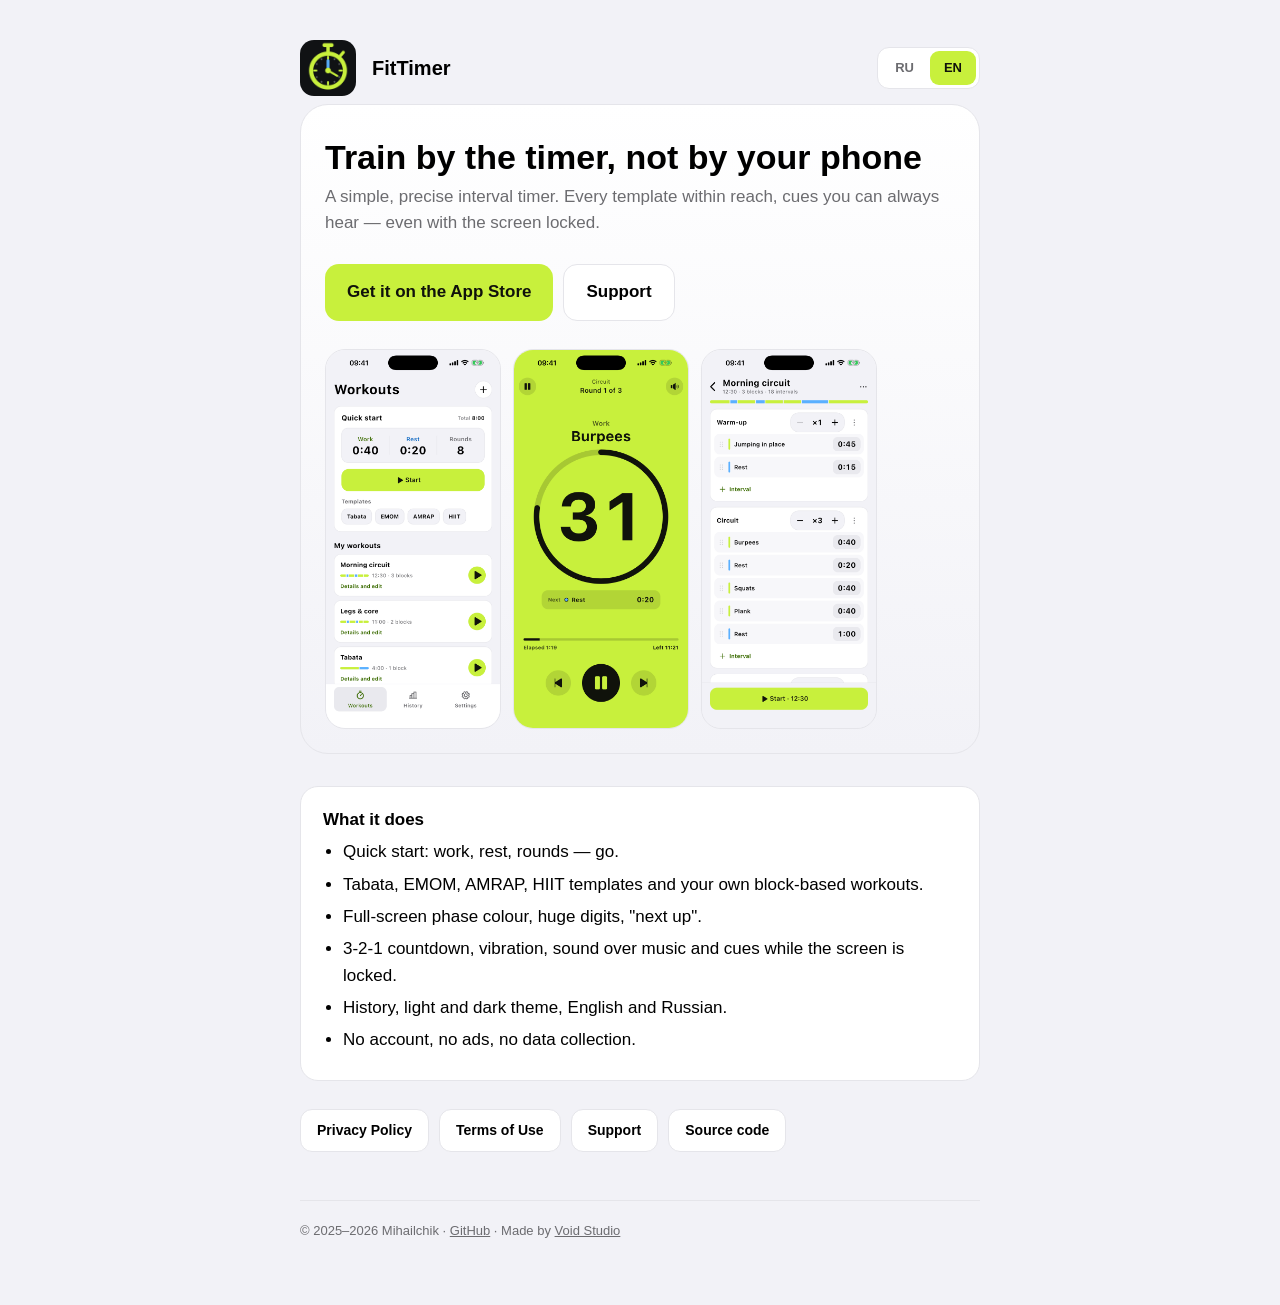
<file: docs/index.html>
<!doctype html>
<html lang="ru">
<head>
  <meta charset="utf-8">
  <meta name="viewport" content="width=device-width, initial-scale=1">
  <title>FitTimer — интервальный таймер</title>
  <meta name="description" content="FitTimer — простой и точный таймер для интервальных тренировок: Tabata, HIIT, EMOM, AMRAP и свои круговые тренировки.">
  <link rel="icon" href="app_icon.png">
  <link rel="stylesheet" href="assets/site.css">
</head>
<body>
<main>
  <header class="top">
    <a class="home-link" href="index.html">
      <img src="app_icon.png" alt="Иконка FitTimer">
      <div class="name">FitTimer</div>
    </a>
    <div class="langswitch" role="group" aria-label="Language / Язык">
      <button type="button" data-setlang="ru" aria-pressed="true">RU</button>
      <button type="button" data-setlang="en" aria-pressed="false">EN</button>
    </div>
  </header>

  <div data-lang-ru>
    <section class="hero-panel">
      <h1 class="hero">Тренируйтесь по таймеру, не глядя в телефон</h1>
      <p class="lede">Простой и точный таймер для интервальных тренировок. Все шаблоны под рукой, сигналы слышно всегда — даже с заблокированным экраном.</p>

      <div class="actions">
        <a class="button" href="https://apps.apple.com/app/id6755115543">Скачать в App Store</a>
        <a class="button secondary" href="support.html">Поддержка</a>
      </div>

      <div class="shots">
        <img src="store/screenshots/iphone_6.9/ru/ru_iphone_01_home.png" alt="Главный экран FitTimer" loading="lazy">
        <img src="store/screenshots/iphone_6.9/ru/ru_iphone_02_run_work.png" alt="Экран тренировки FitTimer" loading="lazy">
        <img src="store/screenshots/iphone_6.9/ru/ru_iphone_04_editor.png" alt="Редактор тренировки FitTimer" loading="lazy">
      </div>
    </section>

    <section class="card">
      <h2>Что умеет</h2>
      <ul>
        <li>Быстрый старт: работа, отдых, раунды — и вперёд.</li>
        <li>Шаблоны Tabata, EMOM, AMRAP, HIIT и свои тренировки из блоков.</li>
        <li>Весь экран в цвете фазы, крупные цифры, «что дальше».</li>
        <li>Отсчёт 3‑2‑1, вибрация, звук поверх музыки и сигналы при заблокированном экране.</li>
        <li>История, светлая и тёмная тема, русский и английский.</li>
        <li>Без регистрации, рекламы и сбора данных.</li>
      </ul>
    </section>

    <nav class="pillnav">
      <a href="legal/privacy.html">Политика конфиденциальности</a>
      <a href="legal/terms.html">Условия использования</a>
      <a href="support.html">Поддержка</a>
      <a href="https://github.com/Mihailchik/FitTimer">Исходный код</a>
    </nav>
  </div>

  <div data-lang-en>
    <section class="hero-panel">
      <h1 class="hero">Train by the timer, not by your phone</h1>
      <p class="lede">A simple, precise interval timer. Every template within reach, cues you can always hear — even with the screen locked.</p>

      <div class="actions">
        <a class="button" href="https://apps.apple.com/app/id6755115543">Get it on the App Store</a>
        <a class="button secondary" href="support.html#en">Support</a>
      </div>

      <div class="shots">
        <img src="store/screenshots/iphone_6.9/en/en_iphone_01_home.png" alt="FitTimer home screen" loading="lazy">
        <img src="store/screenshots/iphone_6.9/en/en_iphone_02_run_work.png" alt="FitTimer workout screen" loading="lazy">
        <img src="store/screenshots/iphone_6.9/en/en_iphone_04_editor.png" alt="FitTimer workout editor" loading="lazy">
      </div>
    </section>

    <section class="card">
      <h2>What it does</h2>
      <ul>
        <li>Quick start: work, rest, rounds — go.</li>
        <li>Tabata, EMOM, AMRAP, HIIT templates and your own block-based workouts.</li>
        <li>Full-screen phase colour, huge digits, "next up".</li>
        <li>3‑2‑1 countdown, vibration, sound over music and cues while the screen is locked.</li>
        <li>History, light and dark theme, English and Russian.</li>
        <li>No account, no ads, no data collection.</li>
      </ul>
    </section>

    <nav class="pillnav">
      <a href="legal/privacy.html#en">Privacy Policy</a>
      <a href="legal/terms.html#en">Terms of Use</a>
      <a href="support.html#en">Support</a>
      <a href="https://github.com/Mihailchik/FitTimer">Source code</a>
    </nav>
  </div>

  <footer>
    © 2025–2026 Mihailchik · <a href="https://github.com/Mihailchik/FitTimer">GitHub</a> · Made by <a href="https://voidstudio.top">Void Studio</a>
  </footer>
</main>
<script src="assets/site.js"></script>
</body>
</html>
</file>
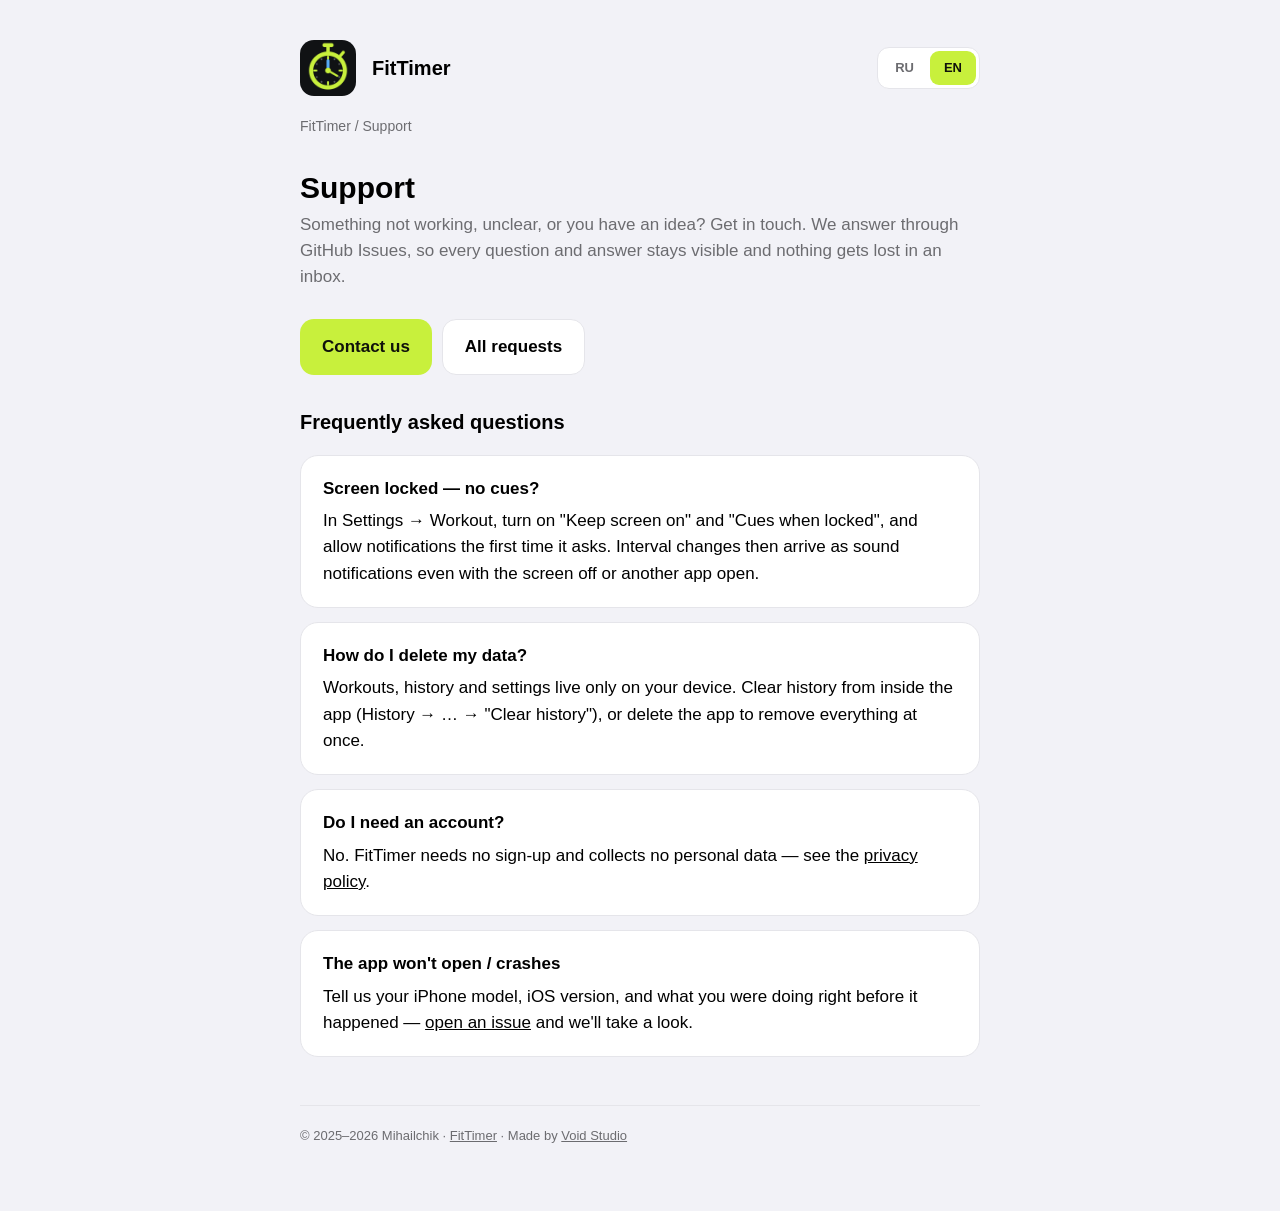
<file: docs/support.html>
<!doctype html>
<html lang="ru">
<head>
  <meta charset="utf-8">
  <meta name="viewport" content="width=device-width, initial-scale=1">
  <title>Поддержка FitTimer</title>
  <meta name="description" content="FitTimer support: frequently asked questions and how to report a problem or ask a question.">
  <link rel="icon" href="app_icon.png">
  <link rel="stylesheet" href="assets/site.css">
</head>
<body>
<main>
  <header class="top">
    <a class="home-link" href="index.html">
      <img src="app_icon.png" alt="Иконка FitTimer">
      <div class="name">FitTimer</div>
    </a>
    <div class="langswitch" role="group" aria-label="Language / Язык">
      <button type="button" data-setlang="ru" aria-pressed="true">RU</button>
      <button type="button" data-setlang="en" aria-pressed="false">EN</button>
    </div>
  </header>

  <div data-lang-ru>
    <nav class="crumb"><a href="index.html">FitTimer</a> / Поддержка</nav>
    <h1>Поддержка</h1>
    <p class="lede">Если что-то не работает, непонятно или вы хотите предложить идею — напишите нам. Отвечаем через GitHub Issues: там видно все вопросы и ответы, ничего не теряется в почте.</p>

    <div class="actions">
      <a class="button" href="https://github.com/Mihailchik/FitTimer/issues/new">Написать нам</a>
      <a class="button secondary" href="https://github.com/Mihailchik/FitTimer/issues">Все обращения</a>
    </div>

    <h2 style="margin-top:32px;font-size:20px">Частые вопросы</h2>

    <div class="card">
      <h2>Экран погас — тренировка молчит?</h2>
      <p>В «Настройки → Тренировка» включите «Не гасить экран» и «Сигналы при блокировке», и разрешите уведомления при первом запросе. Тогда о смене интервала сообщит звуковое уведомление, даже если экран выключен или открыто другое приложение.</p>
    </div>

    <div class="card">
      <h2>Как удалить свои данные?</h2>
      <p>Тренировки, история и настройки хранятся только на устройстве. Очистить историю можно в самом приложении («История → …» → «Очистить историю»), а полностью стереть всё — удалив приложение.</p>
    </div>

    <div class="card">
      <h2>Нужна учётная запись?</h2>
      <p>Нет. FitTimer не требует регистрации и не собирает персональные данные — подробнее в <a href="legal/privacy.html">политике конфиденциальности</a>.</p>
    </div>

    <div class="card">
      <h2>Приложение не открывается / вылетает</h2>
      <p>Опишите, на какой модели iPhone и версии iOS это происходит, и что вы делали перед сбоем — <a href="https://github.com/Mihailchik/FitTimer/issues/new">создайте обращение</a>, разберёмся.</p>
    </div>
  </div>

  <div data-lang-en>
    <nav class="crumb"><a href="index.html">FitTimer</a> / Support</nav>
    <h1>Support</h1>
    <p class="lede">Something not working, unclear, or you have an idea? Get in touch. We answer through GitHub Issues, so every question and answer stays visible and nothing gets lost in an inbox.</p>

    <div class="actions">
      <a class="button" href="https://github.com/Mihailchik/FitTimer/issues/new">Contact us</a>
      <a class="button secondary" href="https://github.com/Mihailchik/FitTimer/issues">All requests</a>
    </div>

    <h2 style="margin-top:32px;font-size:20px">Frequently asked questions</h2>

    <div class="card">
      <h2>Screen locked — no cues?</h2>
      <p>In Settings → Workout, turn on "Keep screen on" and "Cues when locked", and allow notifications the first time it asks. Interval changes then arrive as sound notifications even with the screen off or another app open.</p>
    </div>

    <div class="card">
      <h2>How do I delete my data?</h2>
      <p>Workouts, history and settings live only on your device. Clear history from inside the app (History → … → "Clear history"), or delete the app to remove everything at once.</p>
    </div>

    <div class="card">
      <h2>Do I need an account?</h2>
      <p>No. FitTimer needs no sign-up and collects no personal data — see the <a href="legal/privacy.html#en">privacy policy</a>.</p>
    </div>

    <div class="card">
      <h2>The app won't open / crashes</h2>
      <p>Tell us your iPhone model, iOS version, and what you were doing right before it happened — <a href="https://github.com/Mihailchik/FitTimer/issues/new">open an issue</a> and we'll take a look.</p>
    </div>
  </div>

  <footer>© 2025–2026 Mihailchik · <a href="index.html">FitTimer</a> · Made by <a href="https://voidstudio.top">Void Studio</a></footer>
</main>
<script src="assets/site.js"></script>
</body>
</html>
</file>
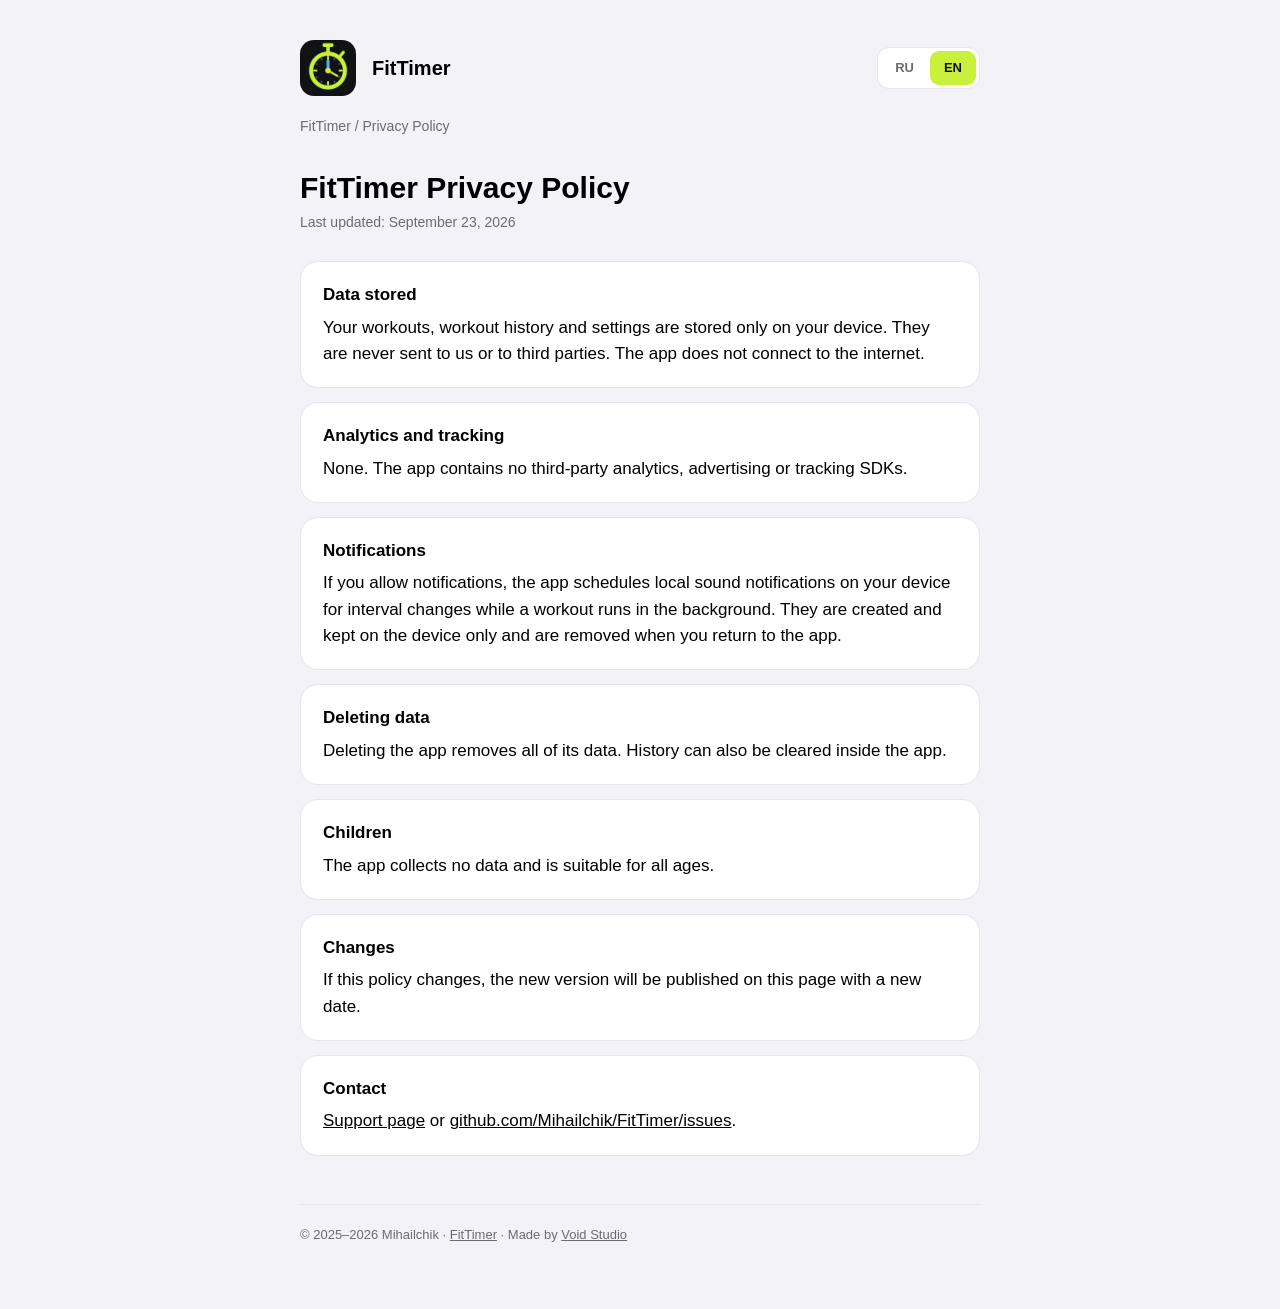
<file: docs/legal/privacy.html>
<!doctype html>
<html lang="ru">
<head>
  <meta charset="utf-8">
  <meta name="viewport" content="width=device-width, initial-scale=1">
  <title>Политика конфиденциальности FitTimer</title>
  <meta name="description" content="FitTimer privacy policy: no account, no ads, no data collection. Everything stays on your device.">
  <link rel="icon" href="../app_icon.png">
  <link rel="stylesheet" href="../assets/site.css">
</head>
<body>
<main>
  <header class="top">
    <a class="home-link" href="../index.html">
      <img src="../app_icon.png" alt="Иконка FitTimer">
      <div class="name">FitTimer</div>
    </a>
    <div class="langswitch" role="group" aria-label="Language / Язык">
      <button type="button" data-setlang="ru" aria-pressed="true">RU</button>
      <button type="button" data-setlang="en" aria-pressed="false">EN</button>
    </div>
  </header>

  <div data-lang-ru>
    <nav class="crumb"><a href="../index.html">FitTimer</a> / Политика конфиденциальности</nav>
    <h1>Политика конфиденциальности FitTimer</h1>
    <p class="updated">Последнее обновление: 23.09.2026</p>

    <div class="card">
      <h2>Какие данные хранятся</h2>
      <p>Ваши тренировки, история тренировок и настройки сохраняются только на вашем устройстве. Они не отправляются ни нам, ни третьим лицам. Приложение не подключается к интернету.</p>
    </div>

    <div class="card">
      <h2>Аналитика и отслеживание</h2>
      <p>Не используются. В приложении нет сторонних SDK для аналитики, рекламы или отслеживания.</p>
    </div>

    <div class="card">
      <h2>Уведомления</h2>
      <p>Если вы разрешите уведомления, приложение ставит на вашем устройстве локальные уведомления со звуком о смене интервалов, пока тренировка идёт в фоне. Они создаются и хранятся только на устройстве и снимаются, когда вы возвращаетесь в приложение.</p>
    </div>

    <div class="card">
      <h2>Удаление данных</h2>
      <p>Удалите приложение — вместе с ним удалятся все сохранённые данные. Историю можно очистить и в самом приложении.</p>
    </div>

    <div class="card">
      <h2>Дети</h2>
      <p>Приложение не собирает данных, поэтому подходит пользователям любого возраста.</p>
    </div>

    <div class="card">
      <h2>Изменения</h2>
      <p>Если политика изменится, новая версия появится на этой странице с новой датой.</p>
    </div>

    <div class="card">
      <h2>Контакты</h2>
      <p><a href="../support.html">Страница поддержки</a> или <a href="https://github.com/Mihailchik/FitTimer/issues">github.com/Mihailchik/FitTimer/issues</a>.</p>
    </div>
  </div>

  <div data-lang-en>
    <nav class="crumb"><a href="../index.html">FitTimer</a> / Privacy Policy</nav>
    <h1>FitTimer Privacy Policy</h1>
    <p class="updated">Last updated: September 23, 2026</p>

    <div class="card">
      <h2>Data stored</h2>
      <p>Your workouts, workout history and settings are stored only on your device. They are never sent to us or to third parties. The app does not connect to the internet.</p>
    </div>

    <div class="card">
      <h2>Analytics and tracking</h2>
      <p>None. The app contains no third-party analytics, advertising or tracking SDKs.</p>
    </div>

    <div class="card">
      <h2>Notifications</h2>
      <p>If you allow notifications, the app schedules local sound notifications on your device for interval changes while a workout runs in the background. They are created and kept on the device only and are removed when you return to the app.</p>
    </div>

    <div class="card">
      <h2>Deleting data</h2>
      <p>Deleting the app removes all of its data. History can also be cleared inside the app.</p>
    </div>

    <div class="card">
      <h2>Children</h2>
      <p>The app collects no data and is suitable for all ages.</p>
    </div>

    <div class="card">
      <h2>Changes</h2>
      <p>If this policy changes, the new version will be published on this page with a new date.</p>
    </div>

    <div class="card">
      <h2>Contact</h2>
      <p><a href="../support.html#en">Support page</a> or <a href="https://github.com/Mihailchik/FitTimer/issues">github.com/Mihailchik/FitTimer/issues</a>.</p>
    </div>
  </div>

  <footer>© 2025–2026 Mihailchik · <a href="../index.html">FitTimer</a> · Made by <a href="https://voidstudio.top">Void Studio</a></footer>
</main>
<script src="../assets/site.js"></script>
</body>
</html>
</file>
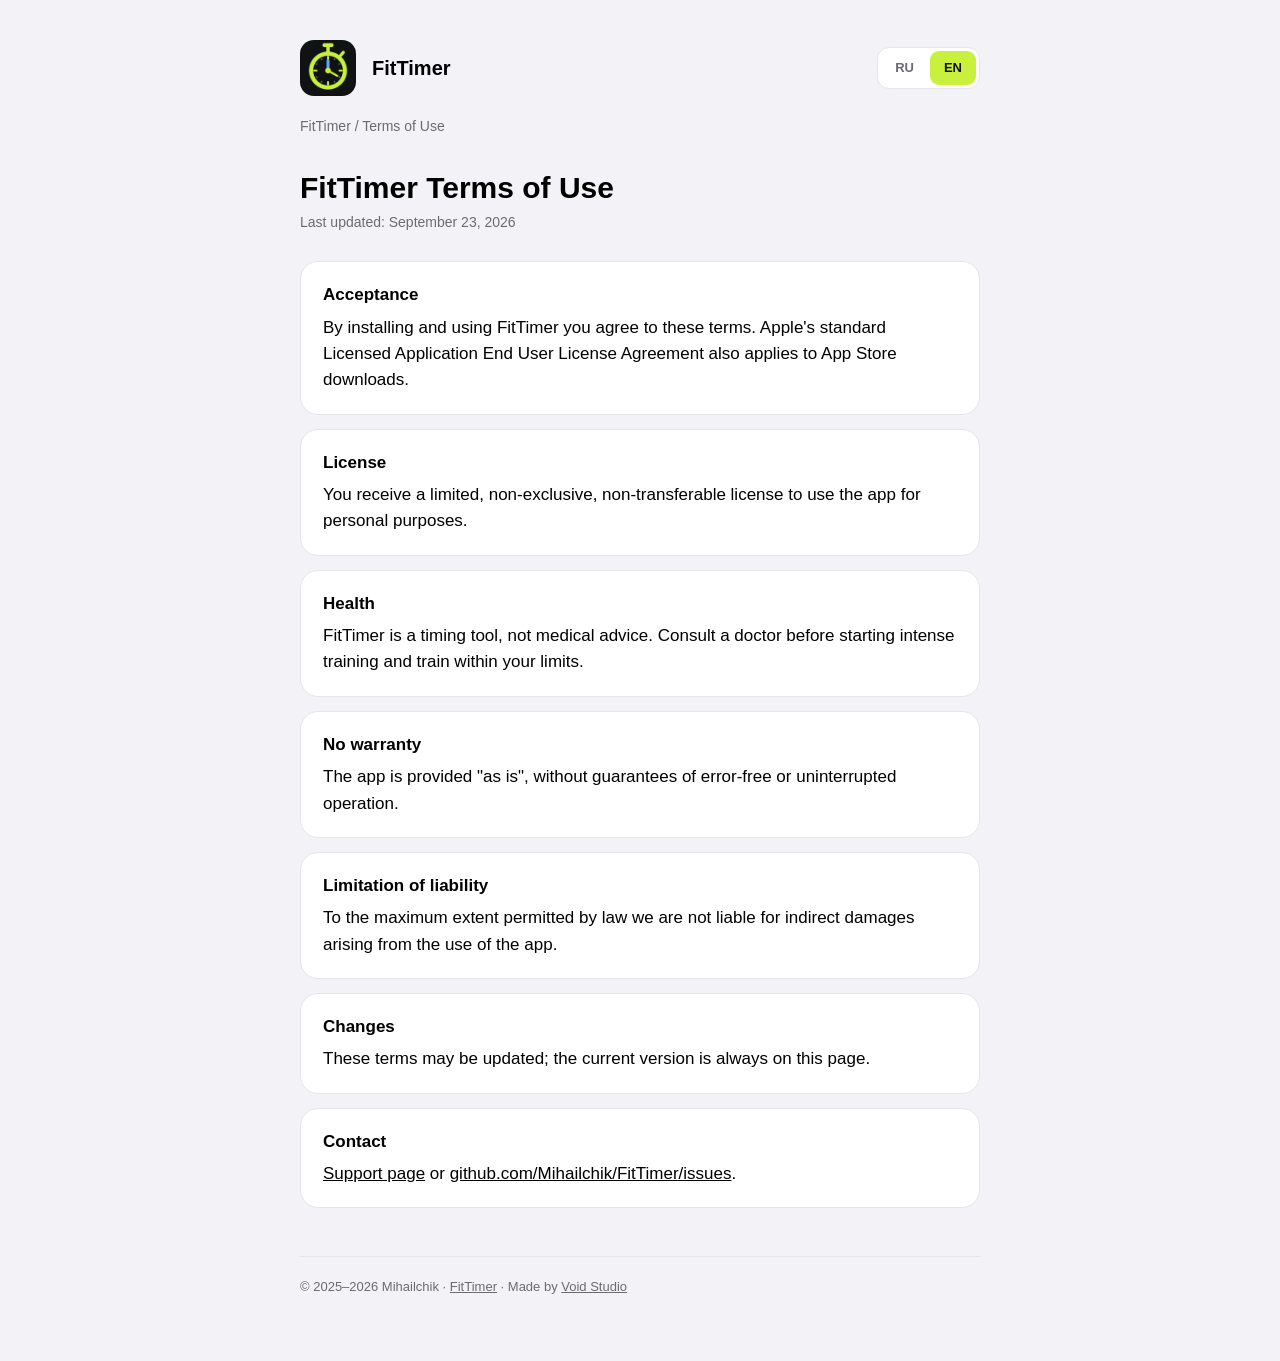
<file: docs/legal/terms.html>
<!doctype html>
<html lang="ru">
<head>
  <meta charset="utf-8">
  <meta name="viewport" content="width=device-width, initial-scale=1">
  <title>Условия использования FitTimer</title>
  <meta name="description" content="FitTimer terms of use.">
  <link rel="icon" href="../app_icon.png">
  <link rel="stylesheet" href="../assets/site.css">
</head>
<body>
<main>
  <header class="top">
    <a class="home-link" href="../index.html">
      <img src="../app_icon.png" alt="Иконка FitTimer">
      <div class="name">FitTimer</div>
    </a>
    <div class="langswitch" role="group" aria-label="Language / Язык">
      <button type="button" data-setlang="ru" aria-pressed="true">RU</button>
      <button type="button" data-setlang="en" aria-pressed="false">EN</button>
    </div>
  </header>

  <div data-lang-ru>
    <nav class="crumb"><a href="../index.html">FitTimer</a> / Условия использования</nav>
    <h1>Условия использования FitTimer</h1>
    <p class="updated">Последнее обновление: 23.09.2026</p>

    <div class="card">
      <h2>Принятие условий</h2>
      <p>Устанавливая и используя FitTimer, вы соглашаетесь с этими условиями. На покупки и загрузки через App Store также распространяется стандартное лицензионное соглашение Apple (Licensed Application End User License Agreement).</p>
    </div>

    <div class="card">
      <h2>Лицензия</h2>
      <p>Вам предоставляется ограниченная, неисключительная, непередаваемая лицензия на личное использование приложения.</p>
    </div>

    <div class="card">
      <h2>Здоровье</h2>
      <p>FitTimer — инструмент для отсчёта времени, а не медицинский совет. Перед началом интенсивных тренировок проконсультируйтесь с врачом. Тренируйтесь в пределах своих возможностей.</p>
    </div>

    <div class="card">
      <h2>Отказ от гарантий</h2>
      <p>Приложение предоставляется «как есть». Мы не гарантируем безошибочную и непрерывную работу.</p>
    </div>

    <div class="card">
      <h2>Ограничение ответственности</h2>
      <p>В максимально допустимой законом степени мы не несём ответственности за косвенные убытки, связанные с использованием приложения.</p>
    </div>

    <div class="card">
      <h2>Изменения</h2>
      <p>Условия могут обновляться; актуальная версия всегда на этой странице.</p>
    </div>

    <div class="card">
      <h2>Контакты</h2>
      <p><a href="../support.html">Страница поддержки</a> или <a href="https://github.com/Mihailchik/FitTimer/issues">github.com/Mihailchik/FitTimer/issues</a>.</p>
    </div>
  </div>

  <div data-lang-en>
    <nav class="crumb"><a href="../index.html">FitTimer</a> / Terms of Use</nav>
    <h1>FitTimer Terms of Use</h1>
    <p class="updated">Last updated: September 23, 2026</p>

    <div class="card">
      <h2>Acceptance</h2>
      <p>By installing and using FitTimer you agree to these terms. Apple's standard Licensed Application End User License Agreement also applies to App Store downloads.</p>
    </div>

    <div class="card">
      <h2>License</h2>
      <p>You receive a limited, non-exclusive, non-transferable license to use the app for personal purposes.</p>
    </div>

    <div class="card">
      <h2>Health</h2>
      <p>FitTimer is a timing tool, not medical advice. Consult a doctor before starting intense training and train within your limits.</p>
    </div>

    <div class="card">
      <h2>No warranty</h2>
      <p>The app is provided "as is", without guarantees of error-free or uninterrupted operation.</p>
    </div>

    <div class="card">
      <h2>Limitation of liability</h2>
      <p>To the maximum extent permitted by law we are not liable for indirect damages arising from the use of the app.</p>
    </div>

    <div class="card">
      <h2>Changes</h2>
      <p>These terms may be updated; the current version is always on this page.</p>
    </div>

    <div class="card">
      <h2>Contact</h2>
      <p><a href="../support.html#en">Support page</a> or <a href="https://github.com/Mihailchik/FitTimer/issues">github.com/Mihailchik/FitTimer/issues</a>.</p>
    </div>
  </div>

  <footer>© 2025–2026 Mihailchik · <a href="../index.html">FitTimer</a> · Made by <a href="https://voidstudio.top">Void Studio</a></footer>
</main>
<script src="../assets/site.js"></script>
</body>
</html>
</file>
<file: docs/assets/site.css>
:root {
  --bg: #F2F2F7;
  --card: #FFFFFF;
  --tx: #000000;
  --mu: #6C6C70;
  --line: #E5E5EA;
  --accent: #C8F03C;
  --on-accent: #10120B;
  --danger: #D70015;
}
@media (prefers-color-scheme: dark) {
  :root {
    --bg: #000000;
    --card: #1C1C1E;
    --tx: #FFFFFF;
    --mu: #98989F;
    --line: #38383A;
    --danger: #FF6961;
  }
}
* { box-sizing: border-box; }
html { -webkit-text-size-adjust: 100%; }
body {
  margin: 0;
  background: var(--bg);
  color: var(--tx);
  font: 17px/1.55 -apple-system, BlinkMacSystemFont, "SF Pro Text", "Helvetica Neue", sans-serif;
}
main { max-width: 720px; margin: 0 auto; padding: 40px 20px 64px; }
a { color: var(--tx); }
header.top { display: flex; gap: 16px; align-items: center; justify-content: space-between; margin-bottom: 8px; }
header.top img { width: 56px; height: 56px; border-radius: 14px; flex-shrink: 0; }
header.top a.home-link { display: flex; gap: 16px; align-items: center; text-decoration: none; color: inherit; }
header.top .name { font-weight: 700; font-size: 20px; }

/* Language switch */
[data-lang-en] { display: none; }
.langswitch { display: inline-flex; gap: 2px; background: var(--card); border: 1px solid var(--line); border-radius: 12px; padding: 3px; flex-shrink: 0; }
.langswitch button {
  border: 0; background: transparent; color: var(--mu);
  font: inherit; font-weight: 700; font-size: 13px;
  padding: 7px 14px; border-radius: 9px; cursor: pointer; -webkit-appearance: none;
}
.langswitch button[aria-pressed="true"] { background: var(--accent); color: var(--on-accent); }

.shots { display: flex; gap: 12px; overflow-x: auto; margin: 28px 0 4px; padding-bottom: 4px; -webkit-overflow-scrolling: touch; scrollbar-width: none; }
.shots::-webkit-scrollbar { display: none; }
.shots img { height: 380px; width: auto; border-radius: 20px; border: 1px solid var(--line); flex-shrink: 0; }

.hero-panel {
  background: linear-gradient(180deg, var(--card) 0%, var(--bg) 100%);
  border: 1px solid var(--line);
  border-radius: 28px;
  padding: 32px 24px 20px;
  margin: 8px 0 32px;
}
.hero-panel .hero { margin-top: 0; }
.hero-panel .shots { margin-bottom: 0; }
nav.crumb { margin: 20px 0 32px; font-size: 14px; color: var(--mu); }
nav.crumb a { color: var(--mu); text-decoration: none; }
nav.crumb a:hover { text-decoration: underline; }
h1 { margin: 0 0 6px; font-size: 30px; line-height: 1.2; }
h1.hero { font-size: 34px; }
.updated { color: var(--mu); font-size: 14px; margin: 0 0 28px; }
.lede { color: var(--mu); margin: 0 0 28px; }
.card {
  background: var(--card);
  border: 1px solid var(--line);
  border-radius: 18px;
  padding: 20px 22px;
  margin: 14px 0;
}
.card h2 { font-size: 17px; margin: 0 0 6px; }
.card p { margin: 0; color: var(--tx); }
.card p + p { margin-top: 6px; }
ul { margin: 0; padding-left: 20px; }
li { margin: 6px 0; }
.button {
  display: inline-flex;
  align-items: center;
  gap: 8px;
  background: var(--accent);
  color: var(--on-accent);
  text-decoration: none;
  font-weight: 700;
  padding: 14px 22px;
  border-radius: 14px;
}
.button.secondary {
  background: var(--card);
  color: var(--tx);
  border: 1px solid var(--line);
}
.actions { display: flex; flex-wrap: wrap; gap: 10px; margin: 24px 0; }
.pillnav { display: flex; flex-wrap: wrap; gap: 10px; margin: 28px 0; }
.pillnav a {
  text-decoration: none;
  color: var(--tx);
  background: var(--card);
  border: 1px solid var(--line);
  padding: 10px 16px;
  border-radius: 12px;
  font-size: 14px;
  font-weight: 600;
}
footer { color: var(--mu); font-size: 13px; margin-top: 48px; padding-top: 20px; border-top: 1px solid var(--line); }
footer a { color: var(--mu); }
</file>
